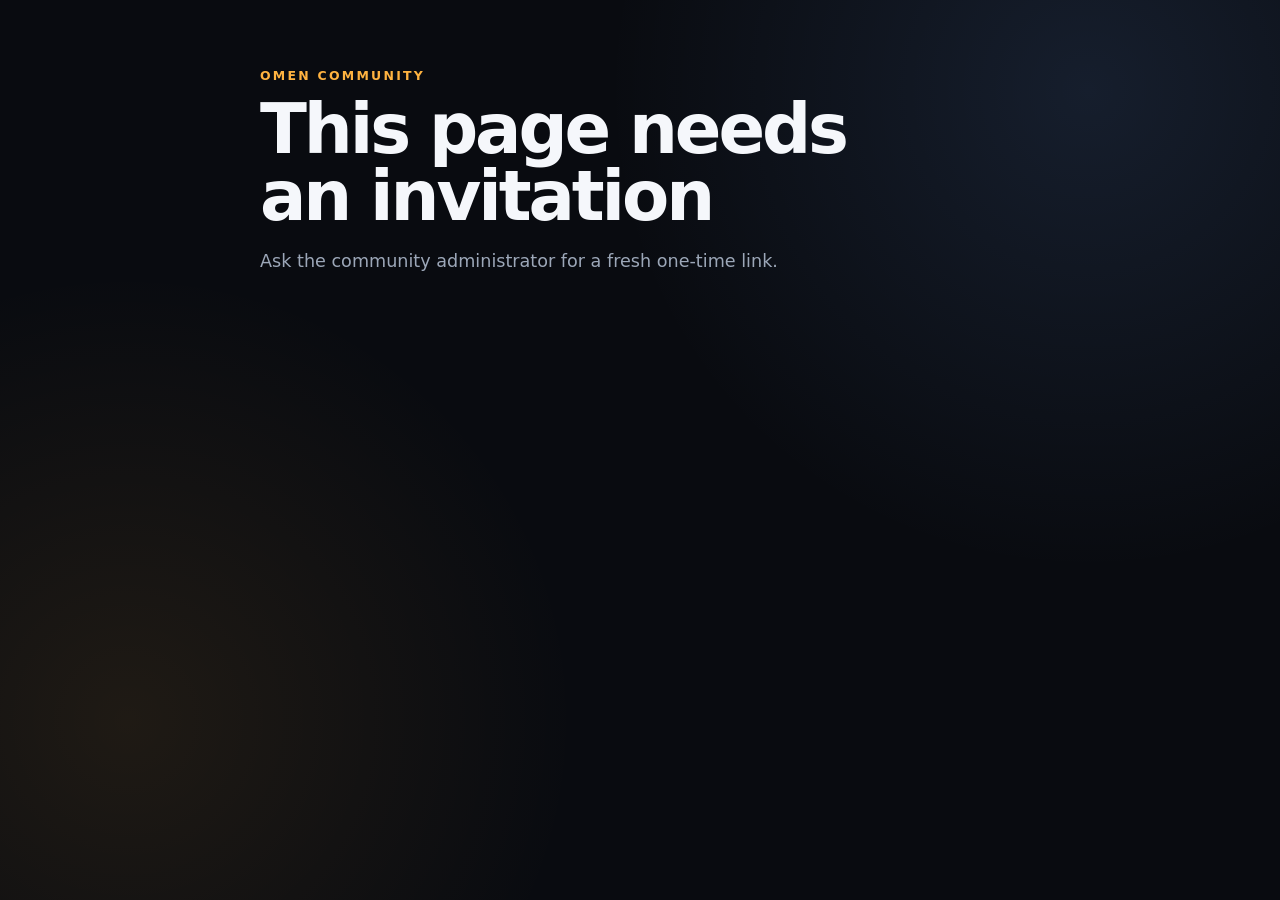
<file: services/community-portal/public/index.html>
<!doctype html>
<html lang="en">
	<head>
		<meta charset="utf-8">
		<meta name="viewport" content="width=device-width, initial-scale=1">
		<meta name="color-scheme" content="dark">
		<title>Join Omen Community</title>
		<link rel="stylesheet" href="styles.css">
		<script src="installer.js" defer></script>
		<script src="app.js" defer></script>
	</head>
	<body>
		<main class="shell">
			<header class="hero">
				<p class="eyebrow">OMEN COMMUNITY</p>
				<h1 id="title">Your invitation is loading</h1>
				<p id="subtitle" class="subtitle">Checking the one-time link…</p>
			</header>

			<section id="expectations" class="promise hidden" aria-labelledby="promise-title">
				<div class="signal">⏱</div>
				<div>
					<h2 id="promise-title">About 2 minutes</h2>
					<p>Leave with browser chat, your own identity, a named companion bot, your own lab channel, and a working model response.</p>
				</div>
			</section>

			<div id="error" class="notice error hidden" role="alert"></div>
			<div id="locked-note" class="notice locked hidden" role="status">Greyed-out names were already created by an earlier attempt on this invitation, so they cannot be changed.</div>

			<form id="member-form" class="cards hidden">
				<section class="card">
					<div class="step">1</div>
					<div class="card-body">
						<label for="account">👤 Your IRC name <span>*</span></label>
						<input id="account" name="account" required minlength="2" maxlength="32" autocomplete="username" placeholder="Sam">
						<p class="hint">Letters first; numbers, <code>-_[]{}^`|</code> are allowed.</p>
					</div>
				</section>

				<section class="card">
					<div class="step">2</div>
					<div class="card-body">
						<label for="herder-account">🤖 Name your companion <span>*</span></label>
						<input id="herder-account" name="herder_account" required minlength="2" maxlength="32" placeholder="SamsBot">
						<p class="hint">Your personal bot’s visible IRC identity. Name it anything you like.</p>
					</div>
				</section>

				<section class="card optional">
					<div class="step">3</div>
					<div class="card-body">
						<label for="lab-name">🧪 Name your lab <em>optional</em></label>
						<input id="lab-name" name="lab_name" maxlength="48" placeholder="Neon Basement">
						<p class="hint">Your channel becomes <code>#lab-&lt;name&gt;</code> and your page <code>/lab/&lt;name&gt;</code>. Defaults to your display name.</p>
					</div>
				</section>

				<section class="card optional">
					<div class="step">4</div>
					<div class="card-body">
						<label for="display-name">🏷 Display name <em>optional</em></label>
						<input id="display-name" name="display_name" maxlength="80" placeholder="Display name">
						<p class="hint">Steam recovery binding is a future phase; it is not part of this 2-minute setup.</p>
					</div>
				</section>

				<button class="primary" type="submit">
					<span>5</span> 🚀 Create my community space
				</button>
			</form>

			<section id="agent-form" class="cards hidden">
				<section class="card">
					<div class="step">1</div>
					<div class="card-body">
						<h2>🤖 Agent identity</h2>
						<p><strong id="agent-name"></strong> will belong to <strong id="agent-owner"></strong> and report to <strong id="agent-herder"></strong>.</p>
					</div>
				</section>
				<section class="card">
					<div class="step">2</div>
					<div class="card-body">
						<h2>📦 Expected outcome</h2>
						<p>You will receive one IRC credential and a downloadable adapter configuration. Your model API key stays on the agent host.</p>
					</div>
				</section>
				<button id="redeem-agent" class="primary" type="button">
					<span>3</span> 🚀 Provision this agent
				</button>
			</section>

			<section id="working" class="working hidden" aria-live="polite">
				<div class="spinner"></div>
				<h2>Provisioning securely</h2>
				<ol>
					<li class="active">Creating non-oper IRC identities</li>
					<li>Preparing persistent browser chat</li>
					<li>Starting your personal companion</li>
				</ol>
			</section>

			<section id="member-success" class="success hidden">
				<div class="success-mark">✓</div>
				<h2>Your community space is ready</h2>
				<p class="warning">Save this password now. It is shown once.</p>
				<div class="credential-grid">
					<div><span>IRC / Lounge account</span><code id="member-account"></code></div>
					<div>
						<span>Password</span>
						<div class="copy-row"><code id="member-password"></code><button data-copy="member-password" type="button">Copy</button></div>
					</div>
					<div><span>Your companion</span><code id="member-herder"></code></div>
					<div><span>Your lab channel</span><code id="member-lab"></code></div>
					<div><span>Your lab page</span><a id="member-lab-url" href="#"></a></div>
				</div>
				<a id="open-lobby" class="primary link-button" href="#">Open the browser lobby</a>
				<a class="guide-link" href="/guide/">Read the companion command guide</a>
				<div class="next">
					<p><strong>First proof:</strong> after the lobby opens, send:</p>
					<code id="first-command"></code>
				</div>
				<details>
					<summary>Quassel desktop settings — about 5 minutes</summary>
					<ul>
						<li>Host: <code id="quassel-host"></code></li>
						<li>Port: <code id="quassel-port"></code></li>
						<li>TLS and certificate verification: on</li>
						<li>SASL account: the account shown above</li>
						<li>SASL password: the password shown above</li>
						<li>Channels: <code>#general,#ops,#lab-&lt;your-lab&gt;</code></li>
					</ul>
				</details>
			</section>

			<section id="agent-success" class="success hidden">
				<div class="success-mark">✓</div>
				<h2>The remote agent seat is ready</h2>
				<p class="warning">Finish setup now. This page cannot recover the one-time IRC credential after a refresh.</p>
				<div class="credential-grid">
					<div><span>Agent account</span><code id="agent-account"></code></div>
					<div><span>BotHerder</span><code id="agent-success-herder"></code></div>
				</div>
				<div class="installer-panel">
					<p class="where"><strong>Where:</strong> run the installer on the computer that hosts—or can reach—your model and will remain online. Do not paste it into IRC, the browser console, or AM4.</p>
					<p>The installer privately asks for your endpoint, model ID, and provider key. It downloads the kit, creates a private folder, starts Docker, waits for IRC, and prints the exact test message.</p>
					<p>If the model runs on that same computer, enter <code>http://host.docker.internal:PORT/v1</code> when prompted—not <code>localhost</code>.</p>
					<p><a class="agent-handoff-link" href="/guide/AGENT-HANDOFF.md">Give the complete Markdown runbook to an AI agent</a></p>
					<div class="installer-choice">
						<section>
							<h3>Windows</h3>
							<button id="download-windows-installer" class="primary" type="button">1 · Download PowerShell installer</button>
							<p>Then open <strong>PowerShell</strong>, paste this, and press Enter:</p>
							<div class="copy-row command-copy"><code id="powershell-install-command"></code><button data-copy="powershell-install-command" type="button">Copy</button></div>
						</section>
						<section>
							<h3>macOS or Linux</h3>
							<button id="download-unix-installer" class="primary" type="button">1 · Download Bash installer</button>
							<p>Then open <strong>Terminal</strong>, paste this, and press Enter:</p>
							<div class="copy-row command-copy"><code id="bash-install-command"></code><button data-copy="bash-install-command" type="button">Copy</button></div>
						</section>
					</div>
					<p class="hint">These commands assume your browser saves files in the standard Downloads folder. If you chose another location, open a terminal there and run the downloaded installer by name.</p>
				</div>
				<div class="next">
					<p><strong>Success looks like:</strong> the installer prints <code>Agent connected</code>, then tells you to send:</p>
					<code id="agent-test-command"></code>
				</div>
				<details>
					<summary>Advanced: download and configure the six files manually</summary>
					<p>Place all six files in one empty directory, edit the three <code>OPENAI_*</code> placeholders in <code>agent.env</code>, then run Compose from that directory.</p>
					<button id="download-agent-env" class="primary" type="button">1 · Download agent.env</button>
					<div class="download-grid">
						<a id="download-compose" href="#">2 · compose.yaml</a>
						<a id="download-dockerfile" href="#">3 · Dockerfile</a>
						<a id="download-adapter" href="#">4 · agent_adapter.py</a>
						<a id="download-requirements" href="#">5 · requirements.txt</a>
						<a id="download-runbook" href="#">6 · Runbook</a>
					</div>
				</details>
			</section>
		</main>
	</body>
</html>
</file>
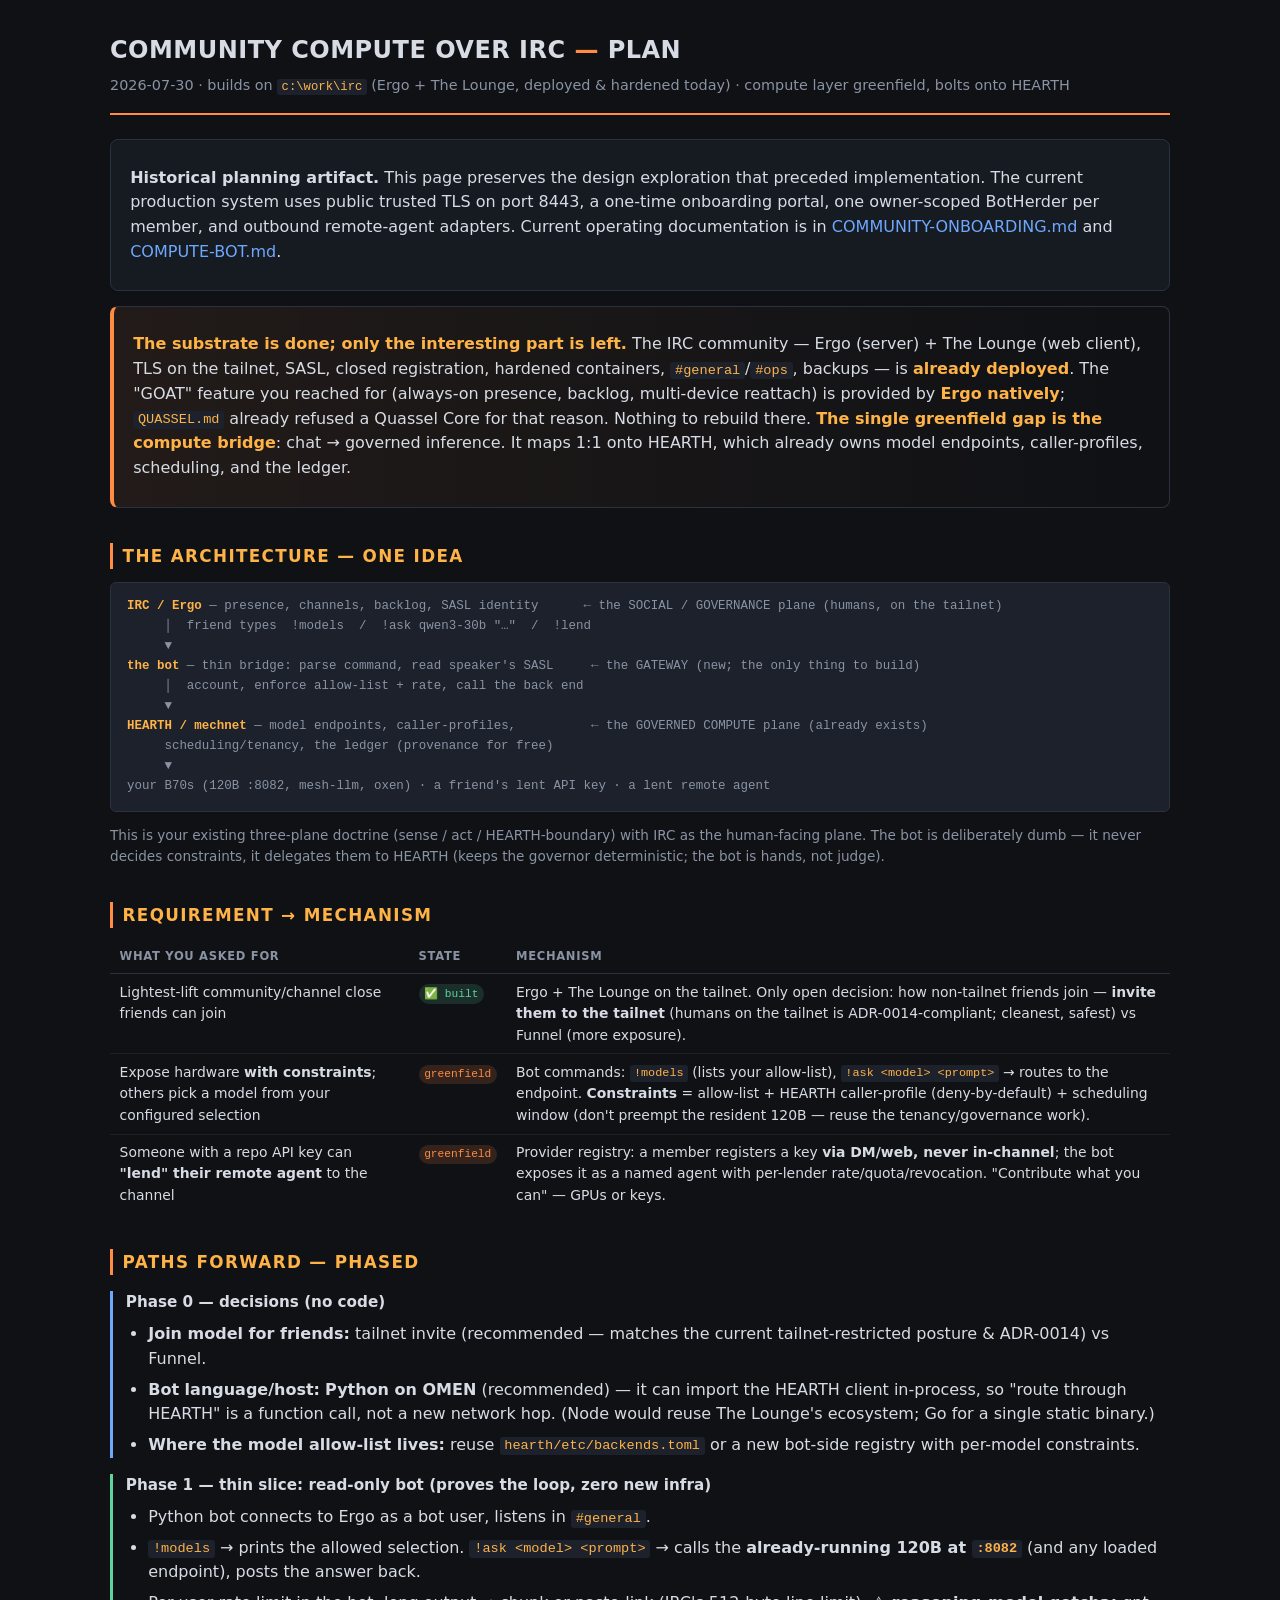
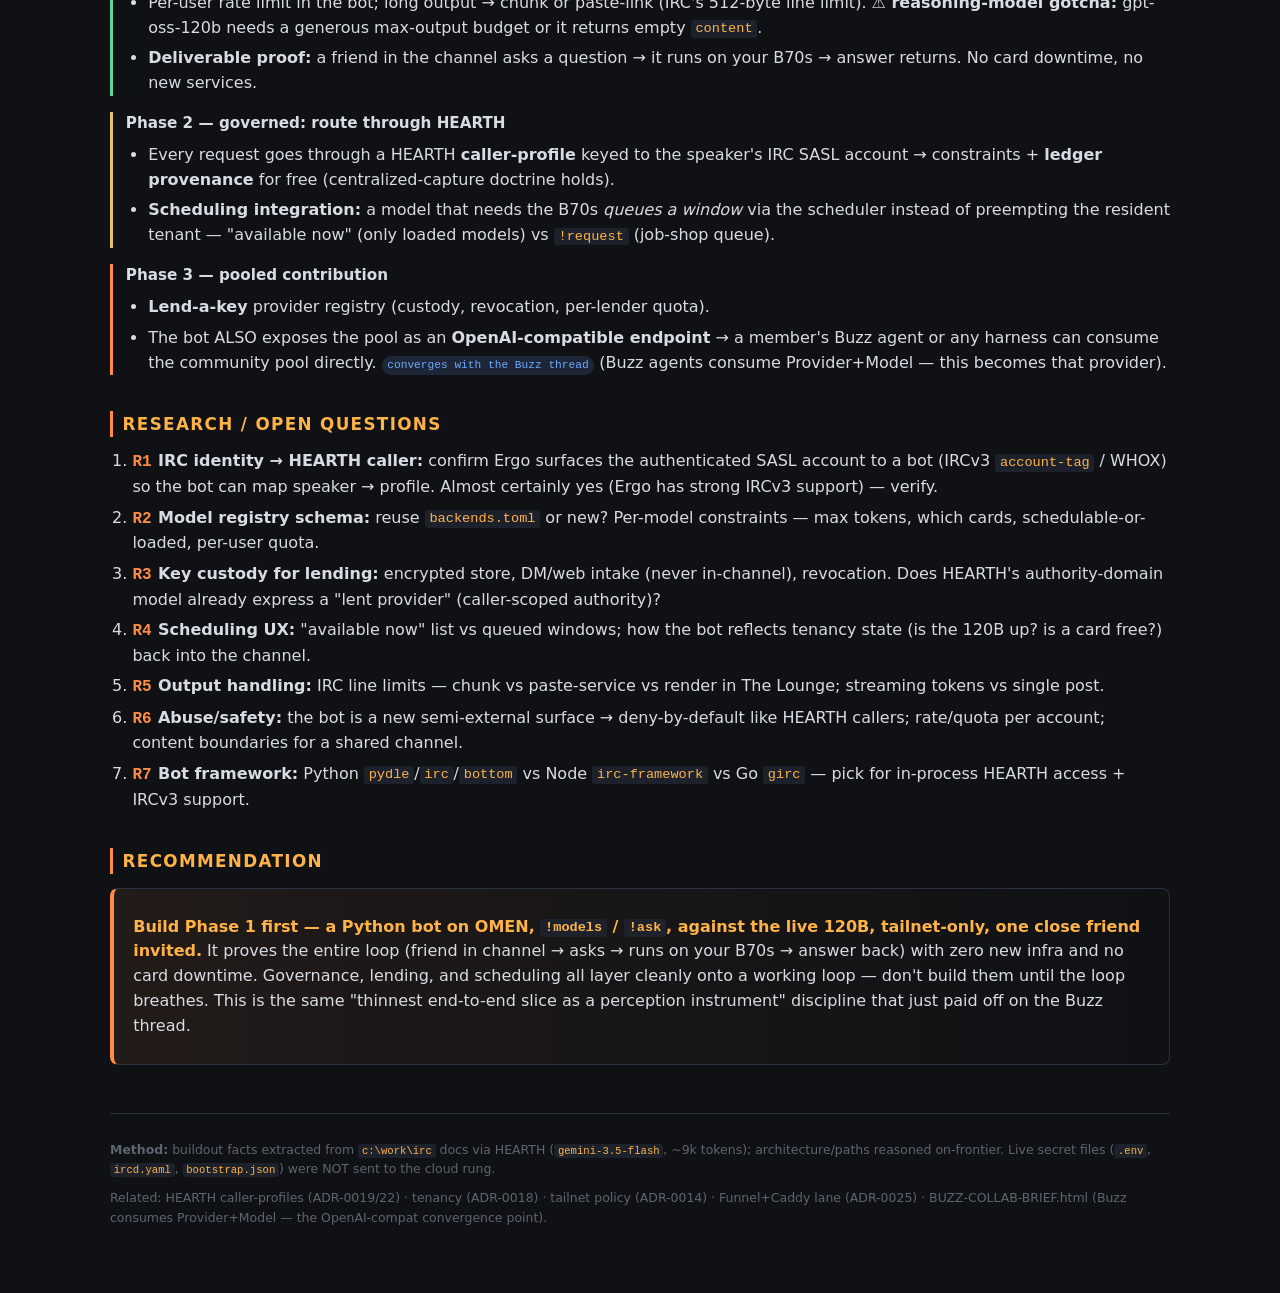
<file: docs/COMPUTE-LAYER-PLAN.html>
<!DOCTYPE html>
<html lang="en">
<head>
<meta charset="UTF-8">
<meta name="viewport" content="width=device-width, initial-scale=1.0">
<title>Community Compute over IRC — Plan</title>
<style>
  :root{
    --bg:#0f1115; --panel:#161a21; --panel2:#1c212b; --line:#2a3140;
    --text:#d7dce4; --dim:#8a93a3; --faint:#5c6572;
    --ember:#ff8c42; --ember2:#ffb347; --good:#5dd39e; --warn:#e8c268; --bad:#e06c75; --info:#6ea8fe;
    --mono:'Cascadia Code','Consolas',monospace;
  }
  *{box-sizing:border-box;margin:0;padding:0}
  body{background:var(--bg);color:var(--text);font-family:'Segoe UI',system-ui,sans-serif;line-height:1.55;padding:2rem 1rem 4rem}
  .wrap{max-width:1060px;margin:0 auto}
  header{border-bottom:2px solid var(--ember);padding-bottom:1rem;margin-bottom:1.5rem}
  h1{font-size:1.5rem;letter-spacing:.02em}
  h1 .x{color:var(--ember)}
  .sub{color:var(--dim);font-size:.9rem;margin-top:.3rem}
  .sub code{color:var(--ember2)}
  h2{font-size:1.05rem;color:var(--ember2);margin:2.2rem 0 .8rem;text-transform:uppercase;letter-spacing:.08em;border-left:3px solid var(--ember);padding-left:.6rem}
  h3{font-size:.95rem;color:var(--text);margin:1.2rem 0 .5rem}
  p{margin:.6rem 0}
  .dim{color:var(--dim)} .small{font-size:.85rem}
  code{font-family:var(--mono);font-size:.85em;background:var(--panel2);padding:.1em .35em;border-radius:3px;color:var(--ember2)}
  pre{font-family:var(--mono);font-size:.8rem;background:var(--panel2);border:1px solid var(--line);border-radius:6px;padding:.9rem 1rem;overflow-x:auto;margin:.8rem 0;line-height:1.5}
  .panel{background:var(--panel);border:1px solid var(--line);border-radius:8px;padding:1rem 1.2rem;margin:.9rem 0}
  .verdict{border-left:4px solid var(--ember);background:linear-gradient(90deg,rgba(255,140,66,.08),transparent)}
  .verdict b{color:var(--ember2)}
  table{width:100%;border-collapse:collapse;margin:.8rem 0;font-size:.87rem}
  th{text-align:left;color:var(--dim);font-weight:600;border-bottom:1px solid var(--line);padding:.45rem .6rem;text-transform:uppercase;font-size:.72rem;letter-spacing:.06em}
  td{padding:.45rem .6rem;border-bottom:1px solid rgba(42,49,64,.5);vertical-align:top}
  tr:last-child td{border-bottom:none}
  .tag{display:inline-block;font-family:var(--mono);font-size:.7rem;padding:.1em .5em;border-radius:10px;white-space:nowrap}
  .t-good{background:rgba(93,211,158,.15);color:var(--good)}
  .t-warn{background:rgba(232,194,104,.15);color:var(--warn)}
  .t-bad{background:rgba(224,108,117,.15);color:var(--bad)}
  .t-info{background:rgba(110,168,254,.15);color:var(--info)}
  .t-ember{background:rgba(255,140,66,.15);color:var(--ember)}
  ul,ol{margin:.5rem 0 .5rem 1.4rem}
  li{margin:.35rem 0}
  a{color:var(--info);text-decoration:none} a:hover{text-decoration:underline}
  .flow{font-family:var(--mono);font-size:.78rem;color:var(--dim);background:var(--panel2);border:1px solid var(--line);border-radius:6px;padding:.9rem 1rem;overflow-x:auto;white-space:pre;line-height:1.6;margin:.8rem 0}
  .flow b{color:var(--ember2);font-weight:600}
  .phase{border-left:3px solid var(--info);padding-left:.8rem;margin:1rem 0}
  .phase.p1{border-color:var(--good)} .phase.p2{border-color:var(--warn)} .phase.p3{border-color:var(--ember)}
  .phase h3{margin-top:0}
  .foot{margin-top:3rem;border-top:1px solid var(--line);padding-top:1rem;color:var(--faint);font-size:.78rem}
  .qnum{color:var(--ember);font-family:var(--mono);font-weight:700;margin-right:.4rem}
</style>
</head>
<body><div class="wrap">

<header>
  <h1>COMMUNITY COMPUTE OVER IRC <span class="x">—</span> PLAN</h1>
  <div class="sub">2026-07-30 · builds on <code>c:\work\irc</code> (Ergo + The Lounge, deployed &amp; hardened today) · compute layer greenfield, bolts onto HEARTH</div>
</header>

<div class="panel">
  <p><b>Historical planning artifact.</b> This page preserves the design exploration that preceded implementation. The current production system uses public trusted TLS on port 8443, a one-time onboarding portal, one owner-scoped BotHerder per member, and outbound remote-agent adapters. Current operating documentation is in <a href="COMMUNITY-ONBOARDING.md">COMMUNITY-ONBOARDING.md</a> and <a href="COMPUTE-BOT.md">COMPUTE-BOT.md</a>.</p>
</div>

<div class="panel verdict">
  <p><b>The substrate is done; only the interesting part is left.</b> The IRC community — Ergo (server) + The Lounge (web client), TLS on the tailnet, SASL, closed registration, hardened containers, <code>#general</code>/<code>#ops</code>, backups — is <b>already deployed</b>. The "GOAT" feature you reached for (always-on presence, backlog, multi-device reattach) is provided by <b>Ergo natively</b>; <code>QUASSEL.md</code> already refused a Quassel Core for that reason. Nothing to rebuild there. <b>The single greenfield gap is the compute bridge</b>: chat → governed inference. It maps 1:1 onto HEARTH, which already owns model endpoints, caller-profiles, scheduling, and the ledger.</p>
</div>

<h2>The architecture — one idea</h2>
<div class="flow"><b>IRC / Ergo</b> — presence, channels, backlog, SASL identity      ← the SOCIAL / GOVERNANCE plane (humans, on the tailnet)
     │  friend types  !models  /  !ask qwen3-30b "…"  /  !lend
     ▼
<b>the bot</b> — thin bridge: parse command, read speaker's SASL     ← the GATEWAY (new; the only thing to build)
     │  account, enforce allow-list + rate, call the back end
     ▼
<b>HEARTH / mechnet</b> — model endpoints, caller-profiles,          ← the GOVERNED COMPUTE plane (already exists)
     scheduling/tenancy, the ledger (provenance for free)
     ▼
your B70s (120B :8082, mesh-llm, oxen) · a friend's lent API key · a lent remote agent</div>
<p class="small dim">This is your existing three-plane doctrine (sense / act / HEARTH-boundary) with IRC as the human-facing plane. The bot is deliberately dumb — it never decides constraints, it delegates them to HEARTH (keeps the governor deterministic; the bot is hands, not judge).</p>

<h2>Requirement → mechanism</h2>
<table>
  <tr><th>What you asked for</th><th>State</th><th>Mechanism</th></tr>
  <tr><td>Lightest-lift community/channel close friends can join</td><td><span class="tag t-good">✅ built</span></td><td>Ergo + The Lounge on the tailnet. Only open decision: how non-tailnet friends join — <b>invite them to the tailnet</b> (humans on the tailnet is ADR-0014-compliant; cleanest, safest) vs Funnel (more exposure).</td></tr>
  <tr><td>Expose hardware <b>with constraints</b>; others pick a model from your configured selection</td><td><span class="tag t-ember">greenfield</span></td><td>Bot commands: <code>!models</code> (lists your allow-list), <code>!ask &lt;model&gt; &lt;prompt&gt;</code> → routes to the endpoint. <b>Constraints</b> = allow-list + HEARTH caller-profile (deny-by-default) + scheduling window (don't preempt the resident 120B — reuse the tenancy/governance work).</td></tr>
  <tr><td>Someone with a repo API key can <b>"lend" their remote agent</b> to the channel</td><td><span class="tag t-ember">greenfield</span></td><td>Provider registry: a member registers a key <b>via DM/web, never in-channel</b>; the bot exposes it as a named agent with per-lender rate/quota/revocation. "Contribute what you can" — GPUs or keys.</td></tr>
</table>

<h2>Paths forward — phased</h2>

<div class="phase"><h3>Phase 0 — decisions (no code)</h3>
<ul>
  <li><b>Join model for friends:</b> tailnet invite (recommended — matches the current tailnet-restricted posture &amp; ADR-0014) vs Funnel.</li>
  <li><b>Bot language/host:</b> <b>Python on OMEN</b> (recommended) — it can import the HEARTH client in-process, so "route through HEARTH" is a function call, not a new network hop. (Node would reuse The Lounge's ecosystem; Go for a single static binary.)</li>
  <li><b>Where the model allow-list lives:</b> reuse <code>hearth/etc/backends.toml</code> or a new bot-side registry with per-model constraints.</li>
</ul></div>

<div class="phase p1"><h3>Phase 1 — thin slice: read-only bot (proves the loop, zero new infra)</h3>
<ul>
  <li>Python bot connects to Ergo as a bot user, listens in <code>#general</code>.</li>
  <li><code>!models</code> → prints the allowed selection. <code>!ask &lt;model&gt; &lt;prompt&gt;</code> → calls the <b>already-running 120B at <code>:8082</code></b> (and any loaded endpoint), posts the answer back.</li>
  <li>Per-user rate limit in the bot; long output → chunk or paste-link (IRC's 512-byte line limit). <b>⚠ reasoning-model gotcha:</b> gpt-oss-120b needs a generous max-output budget or it returns empty <code>content</code>.</li>
  <li><b>Deliverable proof:</b> a friend in the channel asks a question → it runs on your B70s → answer returns. No card downtime, no new services.</li>
</ul></div>

<div class="phase p2"><h3>Phase 2 — governed: route through HEARTH</h3>
<ul>
  <li>Every request goes through a HEARTH <b>caller-profile</b> keyed to the speaker's IRC SASL account → constraints + <b>ledger provenance</b> for free (centralized-capture doctrine holds).</li>
  <li><b>Scheduling integration:</b> a model that needs the B70s <em>queues a window</em> via the scheduler instead of preempting the resident tenant — "available now" (only loaded models) vs <code>!request</code> (job-shop queue).</li>
</ul></div>

<div class="phase p3"><h3>Phase 3 — pooled contribution</h3>
<ul>
  <li><b>Lend-a-key</b> provider registry (custody, revocation, per-lender quota).</li>
  <li>The bot ALSO exposes the pool as an <b>OpenAI-compatible endpoint</b> → a member's Buzz agent or any harness can consume the community pool directly. <span class="tag t-info">converges with the Buzz thread</span> (Buzz agents consume Provider+Model — this becomes that provider).</li>
</ul></div>

<h2>Research / open questions</h2>
<ol>
  <li><span class="qnum">R1</span><b>IRC identity → HEARTH caller:</b> confirm Ergo surfaces the authenticated SASL account to a bot (IRCv3 <code>account-tag</code> / WHOX) so the bot can map speaker → profile. Almost certainly yes (Ergo has strong IRCv3 support) — verify.</li>
  <li><span class="qnum">R2</span><b>Model registry schema:</b> reuse <code>backends.toml</code> or new? Per-model constraints — max tokens, which cards, schedulable-or-loaded, per-user quota.</li>
  <li><span class="qnum">R3</span><b>Key custody for lending:</b> encrypted store, DM/web intake (never in-channel), revocation. Does HEARTH's authority-domain model already express a "lent provider" (caller-scoped authority)?</li>
  <li><span class="qnum">R4</span><b>Scheduling UX:</b> "available now" list vs queued windows; how the bot reflects tenancy state (is the 120B up? is a card free?) back into the channel.</li>
  <li><span class="qnum">R5</span><b>Output handling:</b> IRC line limits — chunk vs paste-service vs render in The Lounge; streaming tokens vs single post.</li>
  <li><span class="qnum">R6</span><b>Abuse/safety:</b> the bot is a new semi-external surface → deny-by-default like HEARTH callers; rate/quota per account; content boundaries for a shared channel.</li>
  <li><span class="qnum">R7</span><b>Bot framework:</b> Python <code>pydle</code>/<code>irc</code>/<code>bottom</code> vs Node <code>irc-framework</code> vs Go <code>girc</code> — pick for in-process HEARTH access + IRCv3 support.</li>
</ol>

<h2>Recommendation</h2>
<div class="panel verdict"><p><b>Build Phase 1 first — a Python bot on OMEN, <code>!models</code> / <code>!ask</code>, against the live 120B, tailnet-only, one close friend invited.</b> It proves the entire loop (friend in channel → asks → runs on your B70s → answer back) with zero new infra and no card downtime. Governance, lending, and scheduling all layer cleanly onto a working loop — don't build them until the loop breathes. This is the same "thinnest end-to-end slice as a perception instrument" discipline that just paid off on the Buzz thread.</p></div>

<div class="foot">
  <p><b>Method:</b> buildout facts extracted from <code>c:\work\irc</code> docs via HEARTH (<code>gemini-3.5-flash</code>, ~9k tokens); architecture/paths reasoned on-frontier. Live secret files (<code>.env</code>, <code>ircd.yaml</code>, <code>bootstrap.json</code>) were NOT sent to the cloud rung.</p>
  <p>Related: HEARTH caller-profiles (ADR-0019/22) · tenancy (ADR-0018) · tailnet policy (ADR-0014) · Funnel+Caddy lane (ADR-0025) · BUZZ-COLLAB-BRIEF.html (Buzz consumes Provider+Model — the OpenAI-compat convergence point).</p>
</div>

</div></body>
</html>
</file>
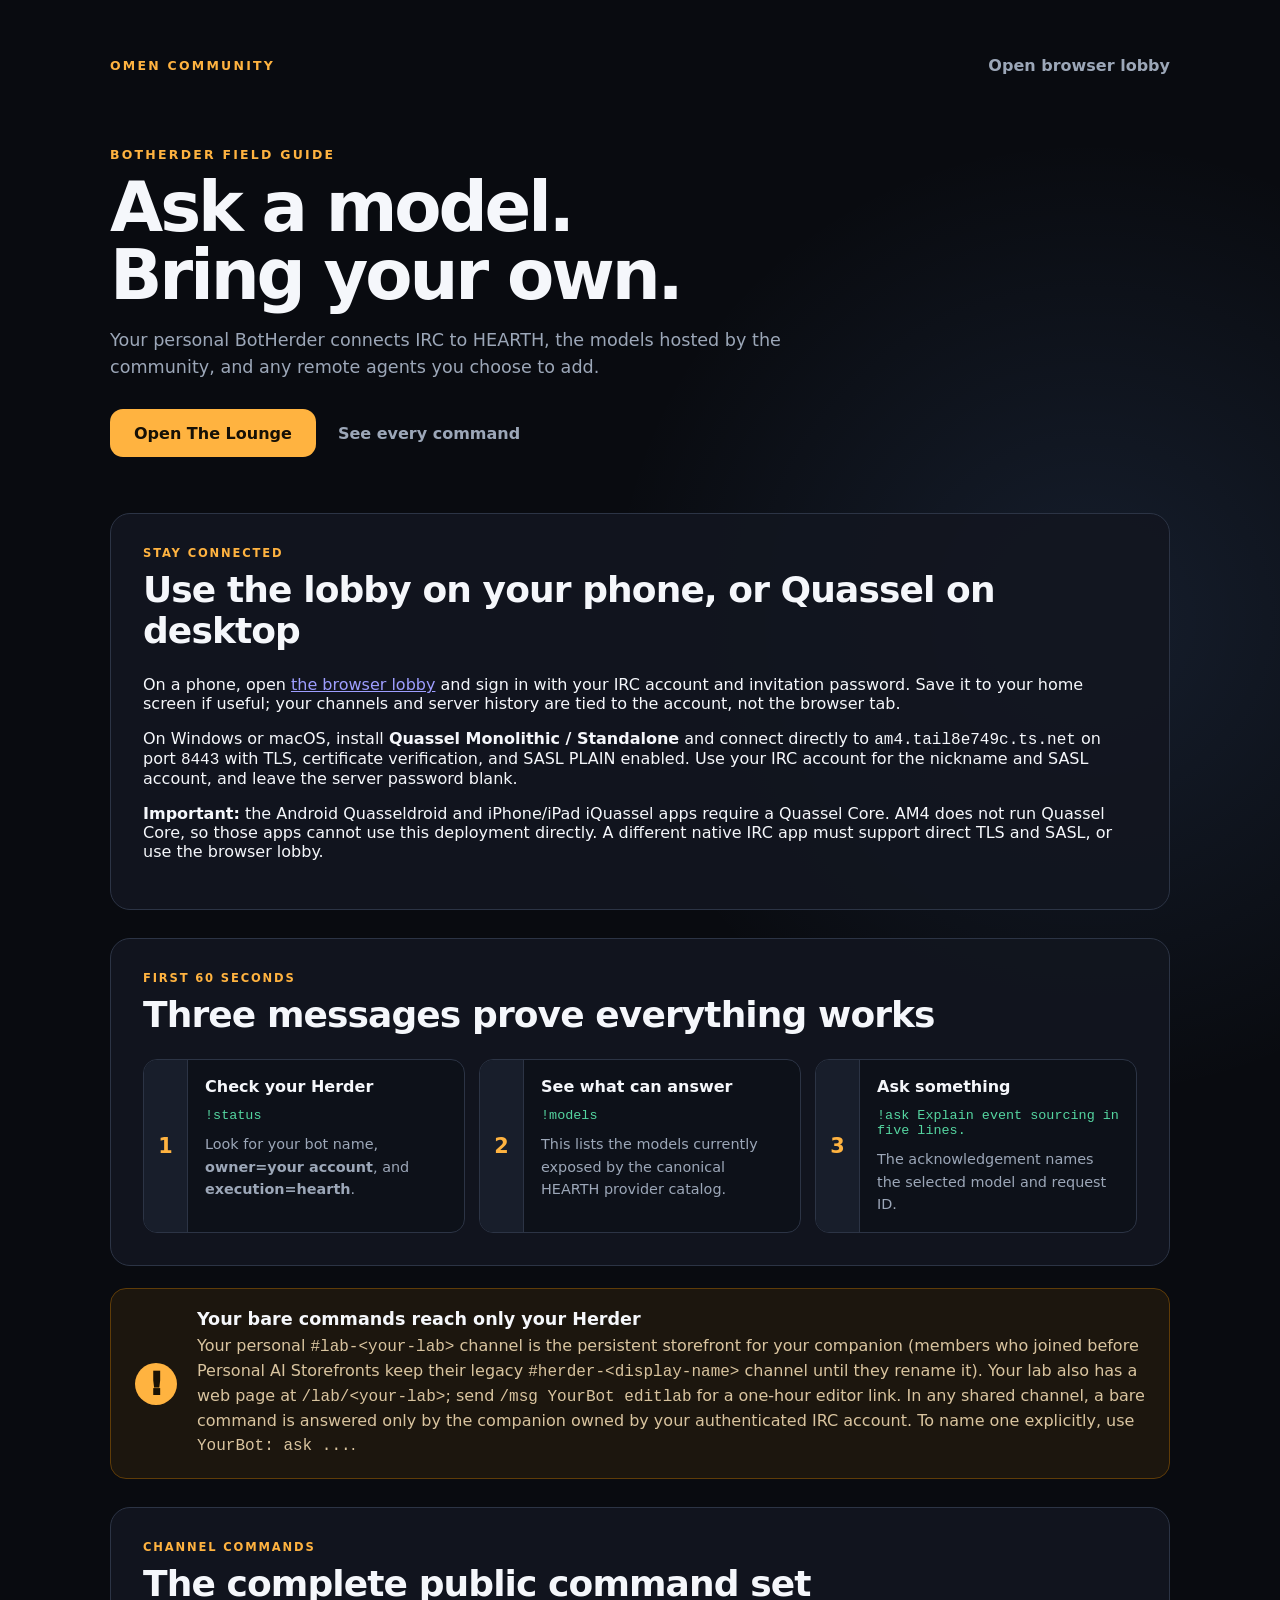
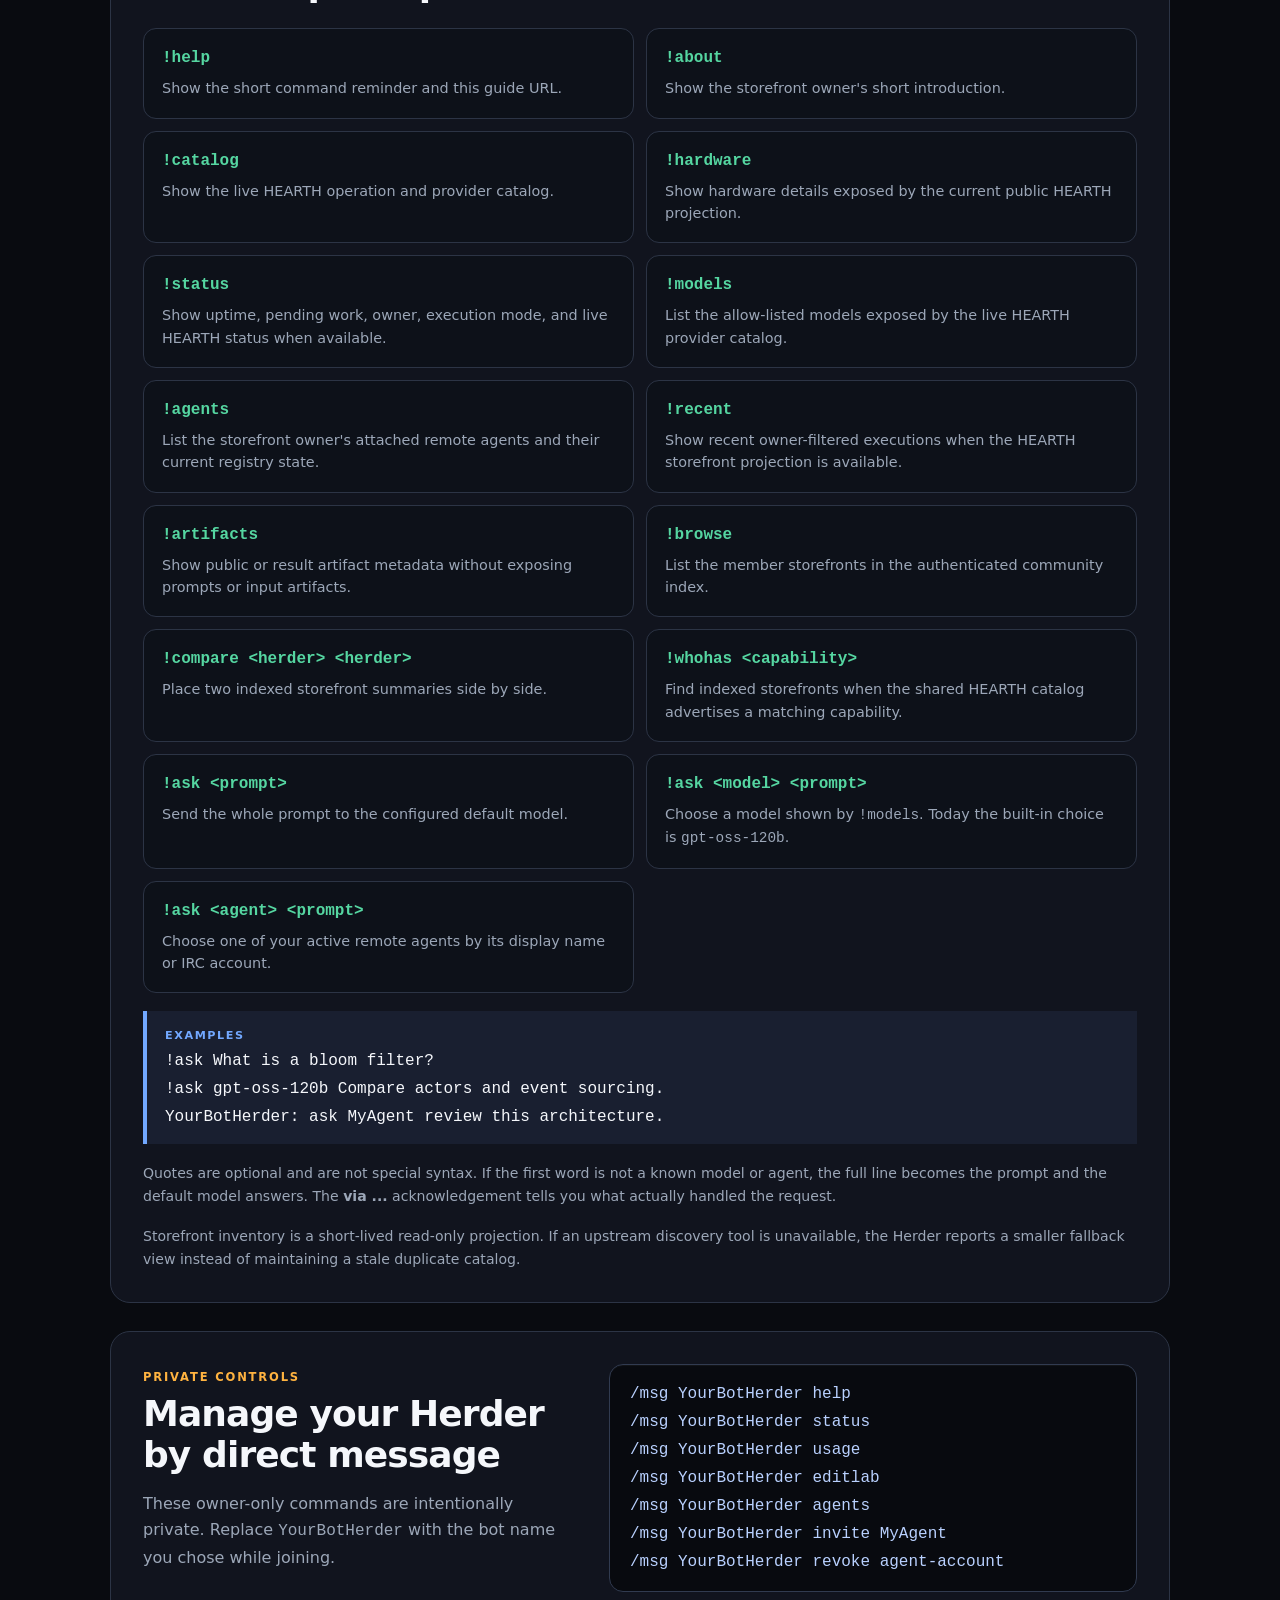
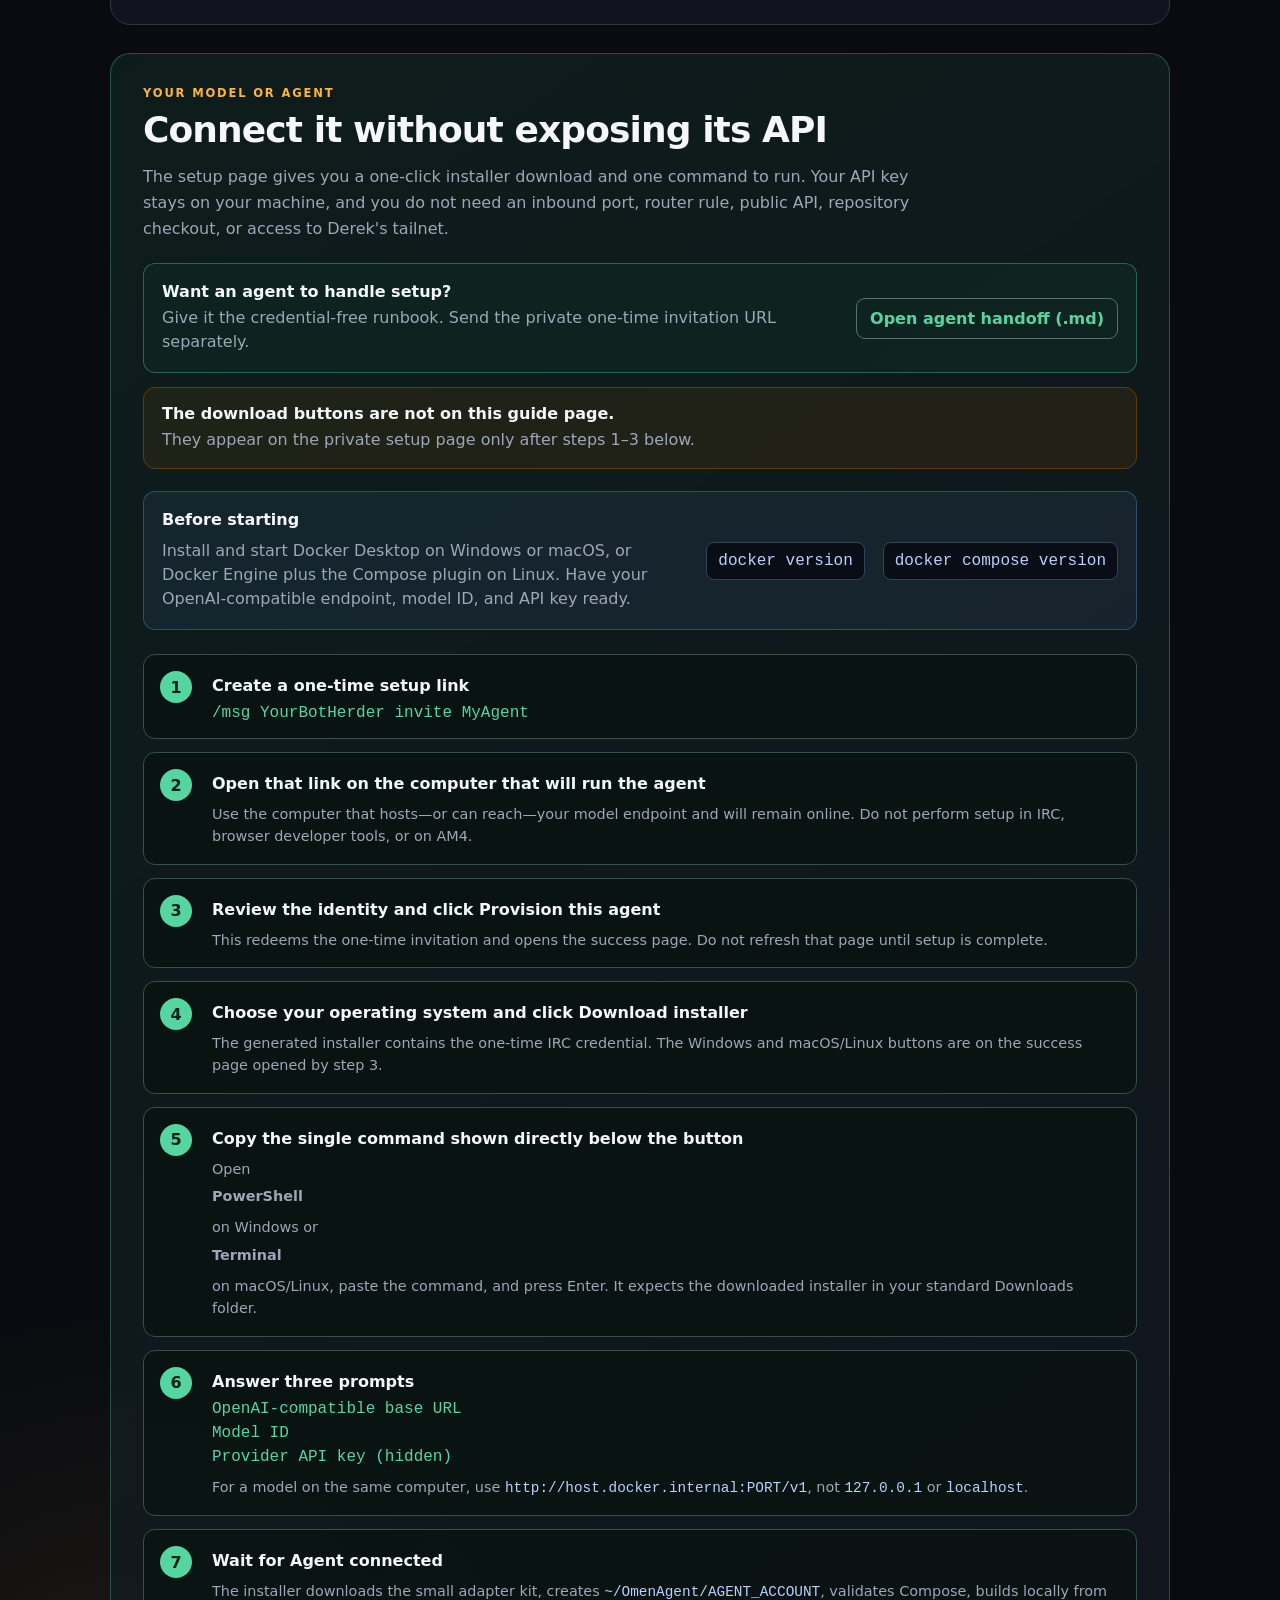
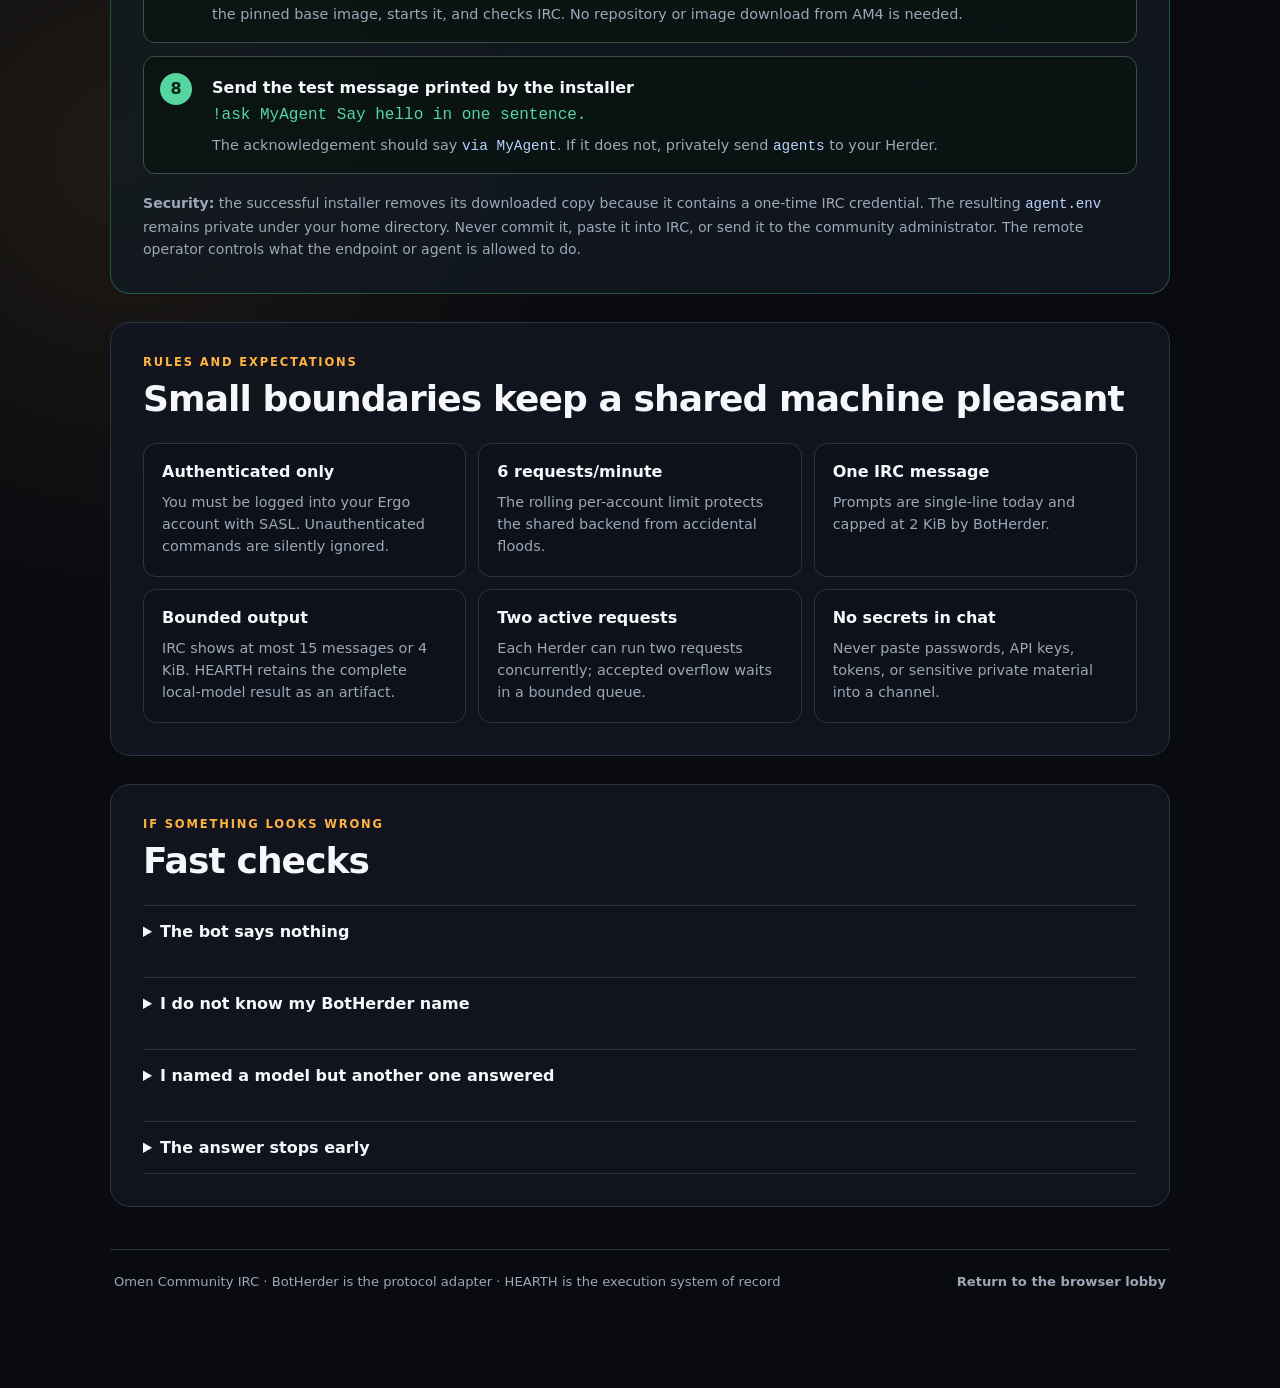
<file: services/community-portal/public/guide.html>
<!doctype html>
<html lang="en">
	<head>
		<meta charset="utf-8">
		<meta name="viewport" content="width=device-width, initial-scale=1">
		<meta name="color-scheme" content="dark">
		<meta name="description" content="Commands and setup guide for Omen Community BotHerders.">
		<title>BotHerder Guide | Omen Community</title>
		<link rel="stylesheet" href="styles.css">
		<link rel="stylesheet" href="guide.css">
	</head>
	<body>
		<main class="shell guide-shell">
			<nav class="guide-nav" aria-label="Community links">
				<a class="brand" href="/guide/">OMEN COMMUNITY</a>
				<a href="https://am4.tail8e749c.ts.net:10000/">Open browser lobby</a>
			</nav>

			<header class="hero guide-hero">
				<p class="eyebrow">BOTHERDER FIELD GUIDE</p>
				<h1>Ask a model.<br>Bring your own.</h1>
				<p class="subtitle">Your personal BotHerder connects IRC to HEARTH, the models hosted by the community, and any remote agents you choose to add.</p>
				<div class="hero-actions">
					<a class="primary compact" href="https://am4.tail8e749c.ts.net:10000/">Open The Lounge</a>
					<a class="quiet-link" href="#commands">See every command</a>
				</div>
			</header>

			<section class="guide-section" aria-labelledby="client-title">
				<div class="section-kicker">STAY CONNECTED</div>
				<h2 id="client-title">Use the lobby on your phone, or Quassel on desktop</h2>
				<p>On a phone, open <a href="https://am4.tail8e749c.ts.net:10000/">the browser lobby</a> and sign in with your IRC account and invitation password. Save it to your home screen if useful; your channels and server history are tied to the account, not the browser tab.</p>
				<p>On Windows or macOS, install <strong>Quassel Monolithic / Standalone</strong> and connect directly to <code>am4.tail8e749c.ts.net</code> on port <code>8443</code> with TLS, certificate verification, and SASL PLAIN enabled. Use your IRC account for the nickname and SASL account, and leave the server password blank.</p>
				<p><strong>Important:</strong> the Android Quasseldroid and iPhone/iPad iQuassel apps require a Quassel Core. AM4 does not run Quassel Core, so those apps cannot use this deployment directly. A different native IRC app must support direct TLS and SASL, or use the browser lobby.</p>
			</section>

			<section class="start-panel" aria-labelledby="start-title">
				<div class="section-kicker">FIRST 60 SECONDS</div>
				<h2 id="start-title">Three messages prove everything works</h2>
				<div class="quick-grid">
					<article class="quick-step">
						<div class="step">1</div>
						<div>
							<h3>Check your Herder</h3>
							<code>!status</code>
							<p>Look for your bot name, <strong>owner=your account</strong>, and <strong>execution=hearth</strong>.</p>
						</div>
					</article>
					<article class="quick-step">
						<div class="step">2</div>
						<div>
							<h3>See what can answer</h3>
							<code>!models</code>
							<p>This lists the models currently exposed by the canonical HEARTH provider catalog.</p>
						</div>
					</article>
					<article class="quick-step">
						<div class="step">3</div>
						<div>
							<h3>Ask something</h3>
							<code>!ask Explain event sourcing in five lines.</code>
							<p>The acknowledgement names the selected model and request ID.</p>
						</div>
					</article>
				</div>
			</section>

			<aside class="callout">
				<div class="signal" aria-hidden="true">!</div>
				<div>
					<h2>Your bare commands reach only your Herder</h2>
					<p>Your personal <code>#lab-&lt;your-lab&gt;</code> channel is the persistent storefront for your companion (members who joined before Personal AI Storefronts keep their legacy <code>#herder-&lt;display-name&gt;</code> channel until they rename it). Your lab also has a web page at <code>/lab/&lt;your-lab&gt;</code>; send <code>/msg YourBot editlab</code> for a one-hour editor link. In any shared channel, a bare command is answered only by the companion owned by your authenticated IRC account. To name one explicitly, use <code>YourBot: ask ...</code>.</p>
				</div>
			</aside>

			<section id="commands" class="guide-section" aria-labelledby="commands-title">
				<div class="section-kicker">CHANNEL COMMANDS</div>
				<h2 id="commands-title">The complete public command set</h2>
				<div class="command-list">
					<article>
						<code>!help</code>
						<p>Show the short command reminder and this guide URL.</p>
					</article>
					<article>
						<code>!about</code>
						<p>Show the storefront owner's short introduction.</p>
					</article>
					<article>
						<code>!catalog</code>
						<p>Show the live HEARTH operation and provider catalog.</p>
					</article>
					<article>
						<code>!hardware</code>
						<p>Show hardware details exposed by the current public HEARTH projection.</p>
					</article>
					<article>
						<code>!status</code>
						<p>Show uptime, pending work, owner, execution mode, and live HEARTH status when available.</p>
					</article>
					<article>
						<code>!models</code>
						<p>List the allow-listed models exposed by the live HEARTH provider catalog.</p>
					</article>
					<article>
						<code>!agents</code>
						<p>List the storefront owner's attached remote agents and their current registry state.</p>
					</article>
					<article>
						<code>!recent</code>
						<p>Show recent owner-filtered executions when the HEARTH storefront projection is available.</p>
					</article>
					<article>
						<code>!artifacts</code>
						<p>Show public or result artifact metadata without exposing prompts or input artifacts.</p>
					</article>
					<article>
						<code>!browse</code>
						<p>List the member storefronts in the authenticated community index.</p>
					</article>
					<article>
						<code>!compare &lt;herder&gt; &lt;herder&gt;</code>
						<p>Place two indexed storefront summaries side by side.</p>
					</article>
					<article>
						<code>!whohas &lt;capability&gt;</code>
						<p>Find indexed storefronts when the shared HEARTH catalog advertises a matching capability.</p>
					</article>
					<article>
						<code>!ask &lt;prompt&gt;</code>
						<p>Send the whole prompt to the configured default model.</p>
					</article>
					<article>
						<code>!ask &lt;model&gt; &lt;prompt&gt;</code>
						<p>Choose a model shown by <code>!models</code>. Today the built-in choice is <code>gpt-oss-120b</code>.</p>
					</article>
					<article>
						<code>!ask &lt;agent&gt; &lt;prompt&gt;</code>
						<p>Choose one of your active remote agents by its display name or IRC account.</p>
					</article>
				</div>
				<div class="example-block">
					<span>EXAMPLES</span>
					<code>!ask What is a bloom filter?</code>
					<code>!ask gpt-oss-120b Compare actors and event sourcing.</code>
					<code>YourBotHerder: ask MyAgent review this architecture.</code>
				</div>
				<p class="fine-print">Quotes are optional and are not special syntax. If the first word is not a known model or agent, the full line becomes the prompt and the default model answers. The <strong>via ...</strong> acknowledgement tells you what actually handled the request.</p>
				<p class="fine-print">Storefront inventory is a short-lived read-only projection. If an upstream discovery tool is unavailable, the Herder reports a smaller fallback view instead of maintaining a stale duplicate catalog.</p>
			</section>

			<section class="guide-section split" aria-labelledby="admin-title">
				<div>
					<div class="section-kicker">PRIVATE CONTROLS</div>
					<h2 id="admin-title">Manage your Herder by direct message</h2>
					<p>These owner-only commands are intentionally private. Replace <code>YourBotHerder</code> with the bot name you chose while joining.</p>
				</div>
				<div class="terminal">
					<code>/msg YourBotHerder help</code>
					<code>/msg YourBotHerder status</code>
					<code>/msg YourBotHerder usage</code>
					<code>/msg YourBotHerder editlab</code>
					<code>/msg YourBotHerder agents</code>
					<code>/msg YourBotHerder invite MyAgent</code>
					<code>/msg YourBotHerder revoke agent-account</code>
				</div>
			</section>

			<section class="guide-section own-model" aria-labelledby="own-title">
				<div class="section-kicker">YOUR MODEL OR AGENT</div>
				<h2 id="own-title">Connect it without exposing its API</h2>
				<p class="lead">The setup page gives you a one-click installer download and one command to run. Your API key stays on your machine, and you do not need an inbound port, router rule, public API, repository checkout, or access to Derek's tailnet.</p>
				<div class="handoff">
					<div>
						<strong>Want an agent to handle setup?</strong>
						<p>Give it the credential-free runbook. Send the private one-time invitation URL separately.</p>
					</div>
					<a href="/guide/AGENT-HANDOFF.md">Open agent handoff (.md)</a>
				</div>
				<div class="button-note">
					<strong>The download buttons are not on this guide page.</strong>
					<p>They appear on the private setup page only after steps 1–3 below.</p>
				</div>
				<div class="prerequisite">
					<strong>Before starting</strong>
					<p>Install and start Docker Desktop on Windows or macOS, or Docker Engine plus the Compose plugin on Linux. Have your OpenAI-compatible endpoint, model ID, and API key ready.</p>
					<code>docker version</code>
					<code>docker compose version</code>
				</div>
				<ol class="setup-steps">
					<li>
						<span>1</span>
						<div><strong>Create a one-time setup link</strong><code>/msg YourBotHerder invite MyAgent</code></div>
					</li>
					<li>
						<span>2</span>
						<div><strong>Open that link on the computer that will run the agent</strong><p>Use the computer that hosts—or can reach—your model endpoint and will remain online. Do not perform setup in IRC, browser developer tools, or on AM4.</p></div>
					</li>
					<li>
						<span>3</span>
						<div><strong>Review the identity and click Provision this agent</strong><p>This redeems the one-time invitation and opens the success page. Do not refresh that page until setup is complete.</p></div>
					</li>
					<li>
						<span>4</span>
						<div><strong>Choose your operating system and click Download installer</strong><p>The generated installer contains the one-time IRC credential. The Windows and macOS/Linux buttons are on the success page opened by step 3.</p></div>
					</li>
					<li>
						<span>5</span>
						<div><strong>Copy the single command shown directly below the button</strong><p>Open <strong>PowerShell</strong> on Windows or <strong>Terminal</strong> on macOS/Linux, paste the command, and press Enter. It expects the downloaded installer in your standard Downloads folder.</p></div>
					</li>
					<li>
						<span>6</span>
						<div><strong>Answer three prompts</strong><code>OpenAI-compatible base URL</code><code>Model ID</code><code>Provider API key (hidden)</code><p>For a model on the same computer, use <code>http://host.docker.internal:PORT/v1</code>, not <code>127.0.0.1</code> or <code>localhost</code>.</p></div>
					</li>
					<li>
						<span>7</span>
						<div><strong>Wait for Agent connected</strong><p>The installer downloads the small adapter kit, creates <code>~/OmenAgent/AGENT_ACCOUNT</code>, validates Compose, builds locally from the pinned base image, starts it, and checks IRC. No repository or image download from AM4 is needed.</p></div>
					</li>
					<li>
						<span>8</span>
						<div><strong>Send the test message printed by the installer</strong><code>!ask MyAgent Say hello in one sentence.</code><p>The acknowledgement should say <code>via MyAgent</code>. If it does not, privately send <code>agents</code> to your Herder.</p></div>
					</li>
				</ol>
				<p class="fine-print"><strong>Security:</strong> the successful installer removes its downloaded copy because it contains a one-time IRC credential. The resulting <code>agent.env</code> remains private under your home directory. Never commit it, paste it into IRC, or send it to the community administrator. The remote operator controls what the endpoint or agent is allowed to do.</p>
			</section>

			<section class="guide-section" aria-labelledby="rules-title">
				<div class="section-kicker">RULES AND EXPECTATIONS</div>
				<h2 id="rules-title">Small boundaries keep a shared machine pleasant</h2>
				<div class="rules-grid">
					<article><strong>Authenticated only</strong><p>You must be logged into your Ergo account with SASL. Unauthenticated commands are silently ignored.</p></article>
					<article><strong>6 requests/minute</strong><p>The rolling per-account limit protects the shared backend from accidental floods.</p></article>
					<article><strong>One IRC message</strong><p>Prompts are single-line today and capped at 2 KiB by BotHerder.</p></article>
					<article><strong>Bounded output</strong><p>IRC shows at most 15 messages or 4 KiB. HEARTH retains the complete local-model result as an artifact.</p></article>
					<article><strong>Two active requests</strong><p>Each Herder can run two requests concurrently; accepted overflow waits in a bounded queue.</p></article>
					<article><strong>No secrets in chat</strong><p>Never paste passwords, API keys, tokens, or sensitive private material into a channel.</p></article>
				</div>
			</section>

			<section class="guide-section faq" aria-labelledby="trouble-title">
				<div class="section-kicker">IF SOMETHING LOOKS WRONG</div>
				<h2 id="trouble-title">Fast checks</h2>
				<details>
					<summary>The bot says nothing</summary>
					<p>Confirm you are logged in to your SASL account, then send <code>!status</code> in <code>#general</code>. When addressing a bot explicitly, spell its IRC nick exactly enough for IRC's case-insensitive match.</p>
				</details>
				<details>
					<summary>I do not know my BotHerder name</summary>
					<p>Look in the channel nick list for a name ending in <code>BotHerder</code>, or ask an operator. It is also shown on the successful invitation page.</p>
				</details>
				<details>
					<summary>I named a model but another one answered</summary>
					<p>Run <code>!models</code> and use a listed name. Unknown first words are treated as part of the prompt; the acknowledgement's <code>via</code> field is authoritative.</p>
				</details>
				<details>
					<summary>The answer stops early</summary>
					<p>IRC is the control surface, not a bulk document viewer. Long local-model results are retained by HEARTH and may include a Job and artifact reference when the channel projection is truncated.</p>
				</details>
			</section>

			<footer>
				<p>Omen Community IRC · BotHerder is the protocol adapter · HEARTH is the execution system of record</p>
				<a href="https://am4.tail8e749c.ts.net:10000/">Return to the browser lobby</a>
			</footer>
		</main>
	</body>
</html>
</file>
<file: services/community-portal/public/styles.css>
:root {
	--bg: #090b10;
	--panel: #121620;
	--panel-strong: #181e2b;
	--line: #2c3445;
	--text: #f5f7fb;
	--muted: #9ca7b8;
	--amber: #ffb340;
	--amber-dark: #5f3c08;
	--green: #55d6a1;
	--red: #ff6b72;
	--blue: #72a8ff;
}

* { box-sizing: border-box; }

body {
	margin: 0;
	min-height: 100vh;
	background:
		radial-gradient(circle at 85% 10%, rgba(114, 168, 255, .12), transparent 30rem),
		radial-gradient(circle at 10% 80%, rgba(255, 179, 64, .09), transparent 28rem),
		var(--bg);
	color: var(--text);
	font-family: Inter, ui-sans-serif, system-ui, -apple-system, BlinkMacSystemFont, "Segoe UI", sans-serif;
}

.shell { width: min(760px, calc(100% - 32px)); margin: 0 auto; padding: 56px 0 80px; }
.hero { margin-bottom: 28px; }
.eyebrow { color: var(--amber); font-size: .78rem; font-weight: 800; letter-spacing: .18em; }
h1 { max-width: 680px; margin: 8px 0; font-size: clamp(2.2rem, 7vw, 4.3rem); line-height: .98; letter-spacing: -.045em; }
h2 { margin: 0 0 6px; font-size: 1.1rem; }
.subtitle { color: var(--muted); font-size: 1.1rem; line-height: 1.55; }
.promise { display: flex; gap: 18px; align-items: center; padding: 18px 20px; margin-bottom: 22px; border: 1px solid var(--amber-dark); border-radius: 16px; background: rgba(95, 60, 8, .22); }
.promise p { margin: 0; color: #d9c49f; line-height: 1.45; }
.signal { font-size: 2rem; }
.cards { display: grid; gap: 14px; }
.card { display: grid; grid-template-columns: 54px 1fr; border: 1px solid var(--line); border-radius: 17px; overflow: hidden; background: rgba(18, 22, 32, .92); }
.card:focus-within { border-color: var(--blue); box-shadow: 0 0 0 3px rgba(114, 168, 255, .12); }
.step { display: grid; place-items: center; background: var(--panel-strong); color: var(--amber); font-size: 1.3rem; font-weight: 900; border-right: 1px solid var(--line); }
.card-body { padding: 18px; }
label { display: block; margin-bottom: 10px; font-weight: 760; }
label span { color: var(--amber); }
label em { color: var(--muted); font-size: .78rem; font-style: normal; font-weight: 500; }
input {
	width: 100%;
	padding: 13px 14px;
	border: 1px solid #394358;
	border-radius: 10px;
	background: #0b0e14;
	color: var(--text);
	font: inherit;
	outline: none;
}
input:focus { border-color: var(--blue); }
input:disabled { background: #0e1117; color: var(--muted); cursor: not-allowed; }
.hint { margin: 9px 0 0; color: var(--muted); font-size: .84rem; }
code { font-family: "Cascadia Code", "SFMono-Regular", Consolas, monospace; }
.primary {
	display: flex;
	align-items: center;
	justify-content: center;
	gap: 10px;
	width: 100%;
	min-height: 56px;
	padding: 13px 18px;
	border: 0;
	border-radius: 13px;
	background: var(--amber);
	color: #161006;
	font: inherit;
	font-weight: 850;
	cursor: pointer;
	text-decoration: none;
}
.primary:hover { filter: brightness(1.08); }
.primary:disabled { cursor: wait; filter: grayscale(.7); opacity: .7; }
.primary span { display: inline-grid; place-items: center; width: 27px; height: 27px; border-radius: 50%; background: #171108; color: var(--amber); }
.notice { padding: 16px 18px; margin-bottom: 18px; border-radius: 12px; }
.error { border: 1px solid rgba(255, 107, 114, .45); background: rgba(255, 107, 114, .12); color: #ffc2c5; }
.locked { border: 1px solid var(--amber-dark); background: rgba(95, 60, 8, .22); color: #d9c49f; }
.working { padding: 32px; border: 1px solid var(--line); border-radius: 17px; background: var(--panel); text-align: center; }
.working ol { display: inline-grid; gap: 8px; padding-left: 22px; color: var(--muted); text-align: left; }
.working li.active { color: var(--text); }
.spinner { width: 42px; height: 42px; margin: 0 auto 18px; border: 4px solid #31394a; border-top-color: var(--amber); border-radius: 50%; animation: spin 1s linear infinite; }
@keyframes spin { to { transform: rotate(360deg); } }
.success { padding: 28px; border: 1px solid rgba(85, 214, 161, .38); border-radius: 18px; background: rgba(16, 39, 34, .72); }
.success-mark { display: grid; place-items: center; width: 54px; height: 54px; margin-bottom: 16px; border-radius: 50%; background: var(--green); color: #092119; font-size: 2rem; font-weight: 900; }
.warning { color: #ffe0a9; }
.credential-grid { display: grid; gap: 10px; margin: 20px 0; }
.credential-grid > div { padding: 13px 15px; border: 1px solid #365248; border-radius: 10px; background: #0c1815; }
.credential-grid span { display: block; margin-bottom: 7px; color: #9cc3b5; font-size: .74rem; font-weight: 800; letter-spacing: .08em; text-transform: uppercase; }
.credential-grid code { overflow-wrap: anywhere; }
.copy-row { display: flex; align-items: center; justify-content: space-between; gap: 10px; }
.copy-row button { padding: 7px 10px; border: 1px solid #4f7568; border-radius: 7px; background: transparent; color: var(--text); cursor: pointer; }
.link-button { margin: 12px 0; }
.guide-link { display: block; margin: 16px 0; color: var(--green); font-weight: 750; text-align: center; text-decoration: none; }
.guide-link:hover { text-decoration: underline; }
.next { margin: 18px 0; padding: 14px 16px; border-left: 4px solid var(--blue); background: rgba(114, 168, 255, .1); }
.next p { margin: 0 0 10px; }
details { margin-top: 20px; color: var(--muted); }
summary { color: var(--text); cursor: pointer; font-weight: 750; }
.download-grid { display: grid; grid-template-columns: repeat(2, 1fr); gap: 10px; margin-top: 12px; }
.download-grid a { padding: 12px; border: 1px solid #365248; border-radius: 9px; color: var(--green); text-decoration: none; }
.installer-panel { margin: 22px 0; padding: 20px; border: 1px solid rgba(114, 168, 255, .34); border-radius: 14px; background: rgba(114, 168, 255, .08); }
.installer-panel > p { color: var(--muted); line-height: 1.55; }
.installer-panel .where { margin-top: 0; color: var(--text); }
.agent-handoff-link { color: var(--green); font-weight: 800; }
.installer-choice { display: grid; grid-template-columns: repeat(2, minmax(0, 1fr)); gap: 14px; margin: 18px 0; }
.installer-choice section { min-width: 0; padding: 16px; border: 1px solid #34435d; border-radius: 12px; background: #0a101a; }
.installer-choice h3 { margin: 0 0 12px; }
.installer-choice p { color: var(--muted); font-size: .86rem; line-height: 1.45; }
.installer-choice .primary { min-height: 48px; font-size: .9rem; }
.command-copy { align-items: flex-start; padding: 10px; border: 1px solid #34435d; border-radius: 9px; background: #070b12; }
.command-copy code { min-width: 0; overflow-wrap: anywhere; color: #b9d1ff; font-size: .78rem; }
.success details .primary { margin-top: 14px; }
.hidden { display: none !important; }

@media (max-width: 560px) {
	.shell { padding-top: 32px; }
	.card { grid-template-columns: 44px 1fr; }
	.card-body { padding: 15px; }
	.download-grid { grid-template-columns: 1fr; }
	.installer-choice { grid-template-columns: 1fr; }
	.success { padding: 20px; }
}
</file>
<file: services/community-portal/public/guide.css>
.guide-shell {
	width: min(1060px, calc(100% - 32px));
}

.guide-nav {
	display: flex;
	justify-content: space-between;
	align-items: center;
	gap: 20px;
	margin-bottom: 72px;
}

.guide-nav a,
footer a,
.quiet-link {
	color: var(--muted);
	font-weight: 700;
	text-decoration: none;
}

.guide-nav a:hover,
footer a:hover,
.quiet-link:hover {
	color: var(--text);
}

.guide-nav .brand {
	color: var(--amber);
	font-size: .78rem;
	font-weight: 900;
	letter-spacing: .18em;
}

.guide-hero {
	max-width: 830px;
	margin-bottom: 56px;
}

.guide-hero h1 {
	max-width: none;
}

.guide-hero .subtitle {
	max-width: 730px;
}

.hero-actions {
	display: flex;
	align-items: center;
	gap: 22px;
	margin-top: 28px;
}

.primary.compact {
	width: auto;
	min-height: 48px;
	padding-inline: 24px;
}

.start-panel,
.guide-section {
	margin-top: 28px;
	padding: 32px;
	border: 1px solid var(--line);
	border-radius: 20px;
	background: rgba(18, 22, 32, .9);
}

.section-kicker {
	margin-bottom: 9px;
	color: var(--amber);
	font-size: .72rem;
	font-weight: 900;
	letter-spacing: .16em;
}

.start-panel > h2,
.guide-section > h2,
.split h2 {
	margin-bottom: 24px;
	font-size: clamp(1.5rem, 4vw, 2.25rem);
	letter-spacing: -.025em;
}

.quick-grid {
	display: grid;
	grid-template-columns: repeat(3, 1fr);
	gap: 14px;
}

.quick-step {
	display: grid;
	grid-template-columns: 44px 1fr;
	min-width: 0;
	border: 1px solid var(--line);
	border-radius: 14px;
	overflow: hidden;
	background: #0d1119;
}

.quick-step .step {
	min-height: 100%;
}

.quick-step > div:last-child {
	min-width: 0;
	padding: 17px;
}

.quick-step h3,
.command-list h3 {
	margin: 0 0 12px;
	font-size: 1rem;
}

.quick-step code,
.terminal code,
.example-block code,
.setup-steps code {
	display: block;
	overflow-wrap: anywhere;
}

.quick-step code {
	color: var(--green);
	font-size: .84rem;
}

.quick-step p,
.command-list p,
.rules-grid p,
.setup-steps p {
	margin: 10px 0 0;
	color: var(--muted);
	font-size: .9rem;
	line-height: 1.55;
}

.callout {
	display: flex;
	gap: 20px;
	align-items: center;
	margin-top: 22px;
	padding: 20px 24px;
	border: 1px solid var(--amber-dark);
	border-radius: 16px;
	background: rgba(95, 60, 8, .22);
}

.callout .signal {
	display: grid;
	flex: 0 0 42px;
	place-items: center;
	width: 42px;
	height: 42px;
	border-radius: 50%;
	background: var(--amber);
	color: #1a1205;
	font-weight: 950;
}

.callout h2 {
	margin: 0 0 5px;
}

.callout p {
	margin: 0;
	color: #d9c49f;
	line-height: 1.5;
}

.command-list {
	display: grid;
	grid-template-columns: repeat(2, 1fr);
	gap: 12px;
}

.command-list article,
.rules-grid article {
	padding: 18px;
	border: 1px solid var(--line);
	border-radius: 13px;
	background: #0d1119;
}

.command-list article > code {
	color: var(--green);
	font-weight: 800;
}

.example-block {
	display: grid;
	gap: 10px;
	margin-top: 18px;
	padding: 18px;
	border-left: 4px solid var(--blue);
	background: rgba(114, 168, 255, .08);
}

.example-block span {
	color: var(--blue);
	font-size: .7rem;
	font-weight: 900;
	letter-spacing: .14em;
}

.fine-print {
	margin: 18px 0 0;
	color: var(--muted);
	font-size: .88rem;
	line-height: 1.6;
}

.split {
	display: grid;
	grid-template-columns: minmax(0, .9fr) minmax(360px, 1.1fr);
	gap: 34px;
	align-items: center;
}

.split h2 {
	margin-bottom: 10px;
}

.split p,
.lead {
	color: var(--muted);
	line-height: 1.6;
}

.terminal {
	display: grid;
	gap: 10px;
	padding: 20px;
	border: 1px solid #313b50;
	border-radius: 14px;
	background: #080a0f;
	box-shadow: inset 0 1px 0 rgba(255, 255, 255, .04);
}

.terminal code {
	color: #b9d1ff;
}

.own-model {
	border-color: rgba(85, 214, 161, .3);
	background:
		linear-gradient(145deg, rgba(16, 39, 34, .64), rgba(18, 22, 32, .92));
}

.own-model .lead {
	max-width: 790px;
	margin-top: -10px;
}

.handoff {
	display: flex;
	justify-content: space-between;
	align-items: center;
	gap: 20px;
	margin-top: 22px;
	padding: 18px;
	border: 1px solid rgba(85, 214, 161, .38);
	border-radius: 12px;
	background: rgba(16, 39, 34, .72);
}

.handoff p,
.button-note p {
	margin: 5px 0 0;
	color: var(--muted);
	line-height: 1.5;
}

.handoff a {
	flex: 0 0 auto;
	padding: 10px 13px;
	border: 1px solid #4f7568;
	border-radius: 9px;
	color: var(--green);
	font-weight: 800;
	text-decoration: none;
}

.handoff a:hover {
	background: rgba(85, 214, 161, .1);
}

.button-note {
	margin-top: 14px;
	padding: 16px 18px;
	border: 1px solid var(--amber-dark);
	border-radius: 12px;
	background: rgba(95, 60, 8, .22);
}

.prerequisite {
	display: grid;
	grid-template-columns: 1fr auto auto;
	gap: 10px 18px;
	align-items: center;
	margin-top: 22px;
	padding: 18px;
	border: 1px solid rgba(114, 168, 255, .3);
	border-radius: 12px;
	background: rgba(114, 168, 255, .08);
}

.prerequisite strong {
	grid-column: 1;
}

.prerequisite p {
	grid-column: 1;
	grid-row: 2;
	margin: 0;
	color: var(--muted);
	line-height: 1.5;
}

.prerequisite code {
	grid-row: 1 / span 2;
	padding: 9px 11px;
	border: 1px solid #34435d;
	border-radius: 8px;
	background: #080d16;
	color: #b9d1ff;
}

.setup-steps {
	display: grid;
	gap: 13px;
	margin: 24px 0 0;
	padding: 0;
	list-style: none;
}

.setup-steps li {
	display: grid;
	grid-template-columns: 38px 1fr;
	gap: 14px;
	align-items: start;
	padding: 16px;
	border: 1px solid #365248;
	border-radius: 12px;
	background: rgba(8, 18, 15, .72);
}

.setup-steps li > span {
	display: grid;
	place-items: center;
	width: 32px;
	height: 32px;
	border-radius: 50%;
	background: var(--green);
	color: #092119;
	font-weight: 900;
}

.setup-steps strong {
	display: block;
	margin: 5px 0 9px;
}

.setup-steps code {
	margin-top: 6px;
	color: var(--green);
}

.setup-steps p code,
.fine-print code {
	display: inline;
	color: #b9d1ff;
}

.rules-grid {
	display: grid;
	grid-template-columns: repeat(3, 1fr);
	gap: 12px;
}

.rules-grid strong {
	color: var(--text);
}

.faq details {
	padding: 16px 0;
	border-top: 1px solid var(--line);
}

.faq details:last-child {
	border-bottom: 1px solid var(--line);
}

.faq summary {
	font-size: 1rem;
}

.faq details p {
	max-width: 800px;
	margin-bottom: 0;
	color: var(--muted);
	line-height: 1.6;
}

footer {
	display: flex;
	justify-content: space-between;
	gap: 24px;
	margin-top: 42px;
	padding: 24px 4px;
	border-top: 1px solid var(--line);
	color: var(--muted);
	font-size: .82rem;
}

footer p {
	margin: 0;
}

@media (max-width: 820px) {
	.quick-grid,
	.rules-grid {
		grid-template-columns: 1fr;
	}

	.split {
		grid-template-columns: 1fr;
	}

	.prerequisite {
		grid-template-columns: 1fr;
	}

	.prerequisite strong,
	.prerequisite p,
	.prerequisite code {
		grid-column: 1;
		grid-row: auto;
	}

	.handoff {
		align-items: stretch;
		flex-direction: column;
	}

	.handoff a {
		text-align: center;
	}
}

@media (max-width: 560px) {
	.guide-nav {
		align-items: flex-start;
		margin-bottom: 48px;
	}

	.guide-nav a:last-child {
		text-align: right;
	}

	.hero-actions,
	footer {
		align-items: stretch;
		flex-direction: column;
	}

	.hero-actions {
		gap: 14px;
	}

	.primary.compact {
		width: 100%;
	}

	.start-panel,
	.guide-section {
		padding: 22px;
	}

	.command-list {
		grid-template-columns: 1fr;
	}

	.callout {
		align-items: flex-start;
	}
}
</file>
